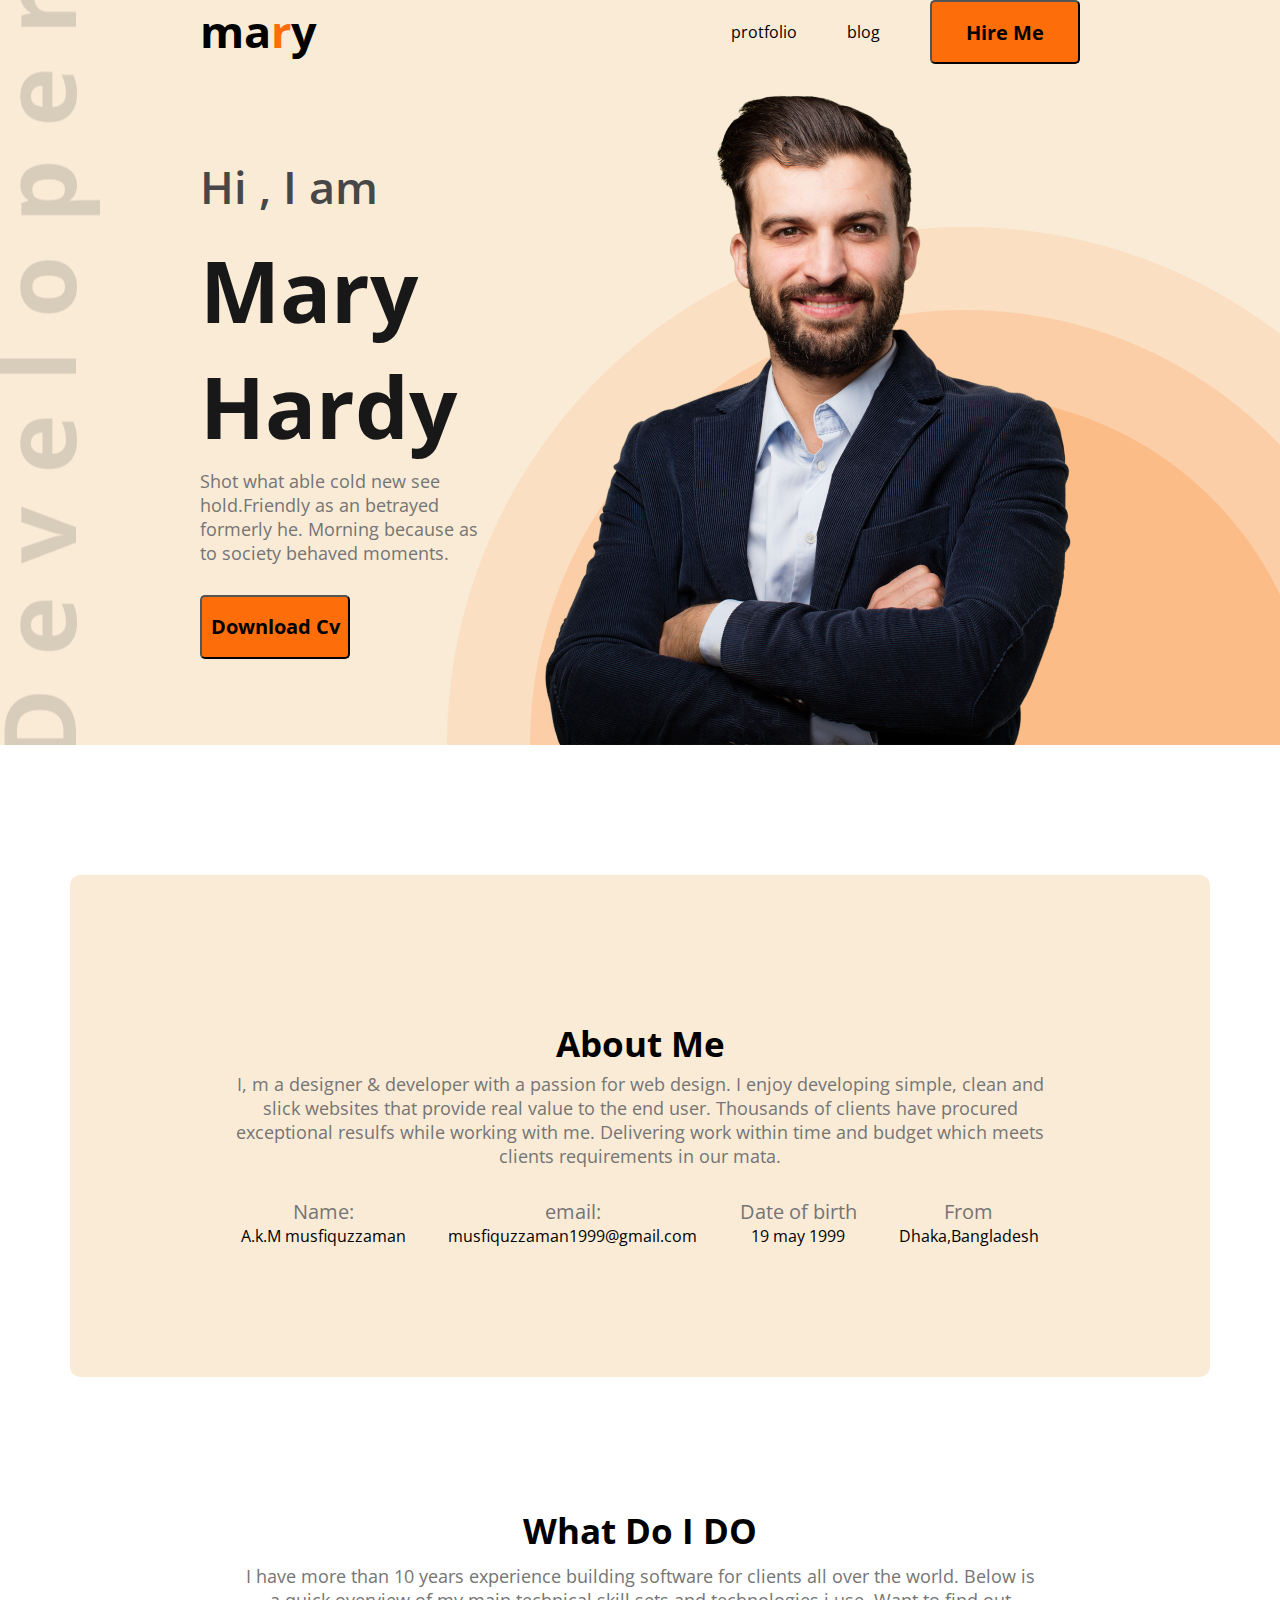
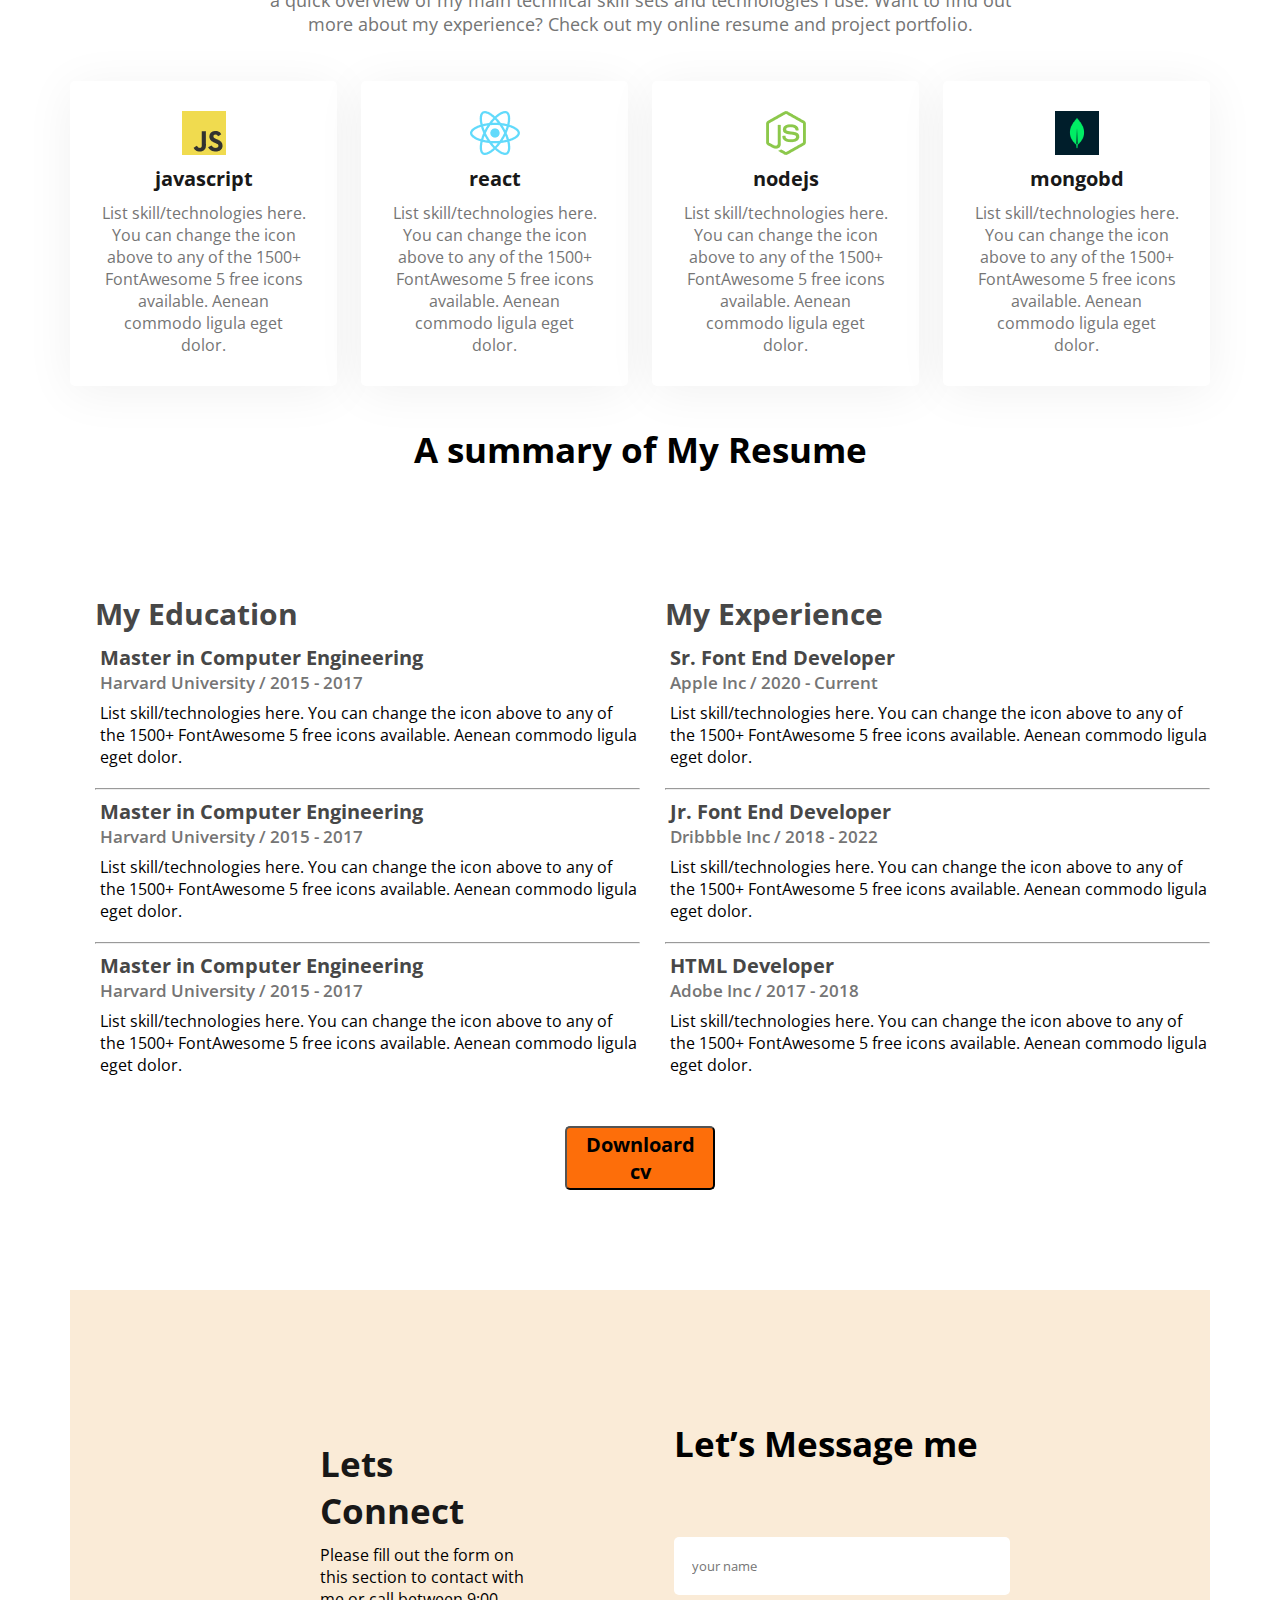
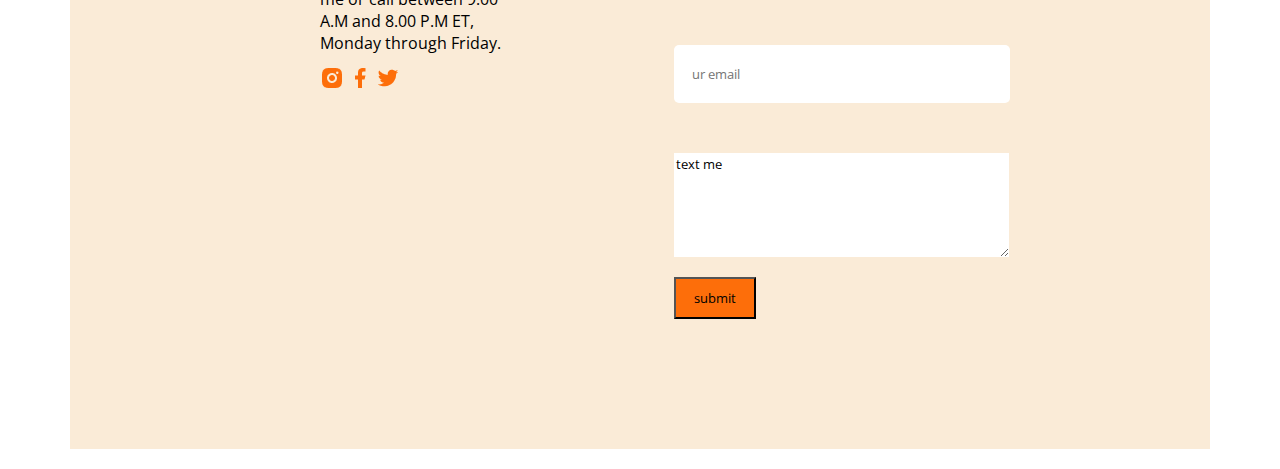
<file: index.html>
<!DOCTYPE html>
<html lang="en">
<head>
    <meta charset="UTF-8">
    <meta http-equiv="X-UA-Compatible" content="IE=edge">
    <meta name="viewport" content="width=device-width, initial-scale=1.0">
    <title>protfolio</title>
    <link rel="preconnect" href="https://fonts.googleapis.com"><link rel="preconnect" href="https://fonts.gstatic.com" crossorigin><link href="https://fonts.googleapis.com/css2?family=Open+Sans:ital@1&display=swap" rel="stylesheet">
    <link rel="stylesheet" href="style/style.css">
</head>
<body>
    <header class="header">
        <nav>
            <h1 class="nav-title">ma<span class="text-primary">r</span>y</h1>
            <ul>
                <li>protfolio</li>
                <li>blog</li>
                <li><button class="btn-primary">Hire Me</button></li>
            </ul>
        </nav>
        <div class="banner">
            <div>
                <h3 class="h3">Hi , I am</h3>
                <h1 class="h1">Mary Hardy</h1>
                <p class="p">Shot what able cold new see hold.Friendly as an betrayed formerly he. Morning because as to society behaved moments.</p>
                <button class="btn-primary">Download Cv</button>
           </div>
           <img src="images/hardy.png" alt="">
        </div>
    </header>
    <main>
        <section class="about">
            <h3 class="section-title">About Me</h3>
            <p class="description">I, m a designer & developer with a passion for web design. I enjoy developing simple, clean and slick websites that provide real value to the end user. Thousands of clients have procured exceptional resulfs while working with me. Delivering work within time and budget which meets clients requirements in our mata.</p>
            <div class="about-info-container">
               <div class="about-info">
                <p class="info-title">Name:</p>
                <p class="info describ">A.k.M musfiquzzaman</p>
               </div>
               <div class="about-info">
                <p class="info-title">email:</p>
                <p class="info describ">musfiquzzaman1999@gmail.com</p>
               </div>
               <div class="about-info">
                <p class="info-title">Date of birth</p>
                <p class="info describ">19 may 1999</p>
               </div>
               <div class="about-info">
                <p class="info-title">From</p>
                <p class="info describ">Dhaka,Bangladesh</p>
               </div> 
            </div>
        </section>
        <section class="what-do-i-do">
            <h4 class="section-title">What Do I DO</h4>
            <p class="do-do">I have more than 10 years experience building software for clients all over the world. Below is a quick overview of my main technical skill sets and technologies i use. Want to find out more about my experience? Check out my online resume and project portfolio.</p>
            <div class="skills-containar">
                <div class="skill">
                    <img src="images/icons/js.png" alt="">
                    <p class="skills-title">javascript</p>
                    <p class="skills-description">List skill/technologies here. You can change the icon above to any of the 1500+ FontAwesome 5 free icons available. Aenean commodo ligula eget dolor.</p>
                </div>
                <div class="skill">
                    <img src="images/icons/react.png" alt="">
                    <p class="skills-title">react</p>
                    <p class="skills-description">List skill/technologies here. You can change the icon above to any of the 1500+ FontAwesome 5 free icons available. Aenean commodo ligula eget dolor.</p>
                </div>
                <div class="skill">
                    <img src="images/icons/nodejs.png" alt="">
                    <p class="skills-title">nodejs</p>
                    <p class="skills-description">List skill/technologies here. You can change the icon above to any of the 1500+ FontAwesome 5 free icons available. Aenean commodo ligula eget dolor.</p>
                </div>
                <div class="skill">
                    <img src="images/icons/mongo.png" alt="">
                    <p class="skills-title">mongobd</p>
                    <p class="skills-description">List skill/technologies here. You can change the icon above to any of the 1500+ FontAwesome 5 free icons available. Aenean commodo ligula eget dolor.</p>
                </div>
            </div>
        </section>
        <section class="resume">
            <h3 class="section-title">A summary of My Resume</h3>
            <div class="resume-content">
               <div class="resume-1">
                <h4 class="h4">My Education</h4>
                <div class="resume-2">
                    <h5 class="h5">Master in Computer Engineering</h5>
                     <p class="p1">Harvard University / 2015 - 2017</p>
                     <p class="p2">List skill/technologies here. You can change the icon above 
                        to any of the 1500+ FontAwesome 5 free icons available. Aenean commodo ligula eget dolor.</p>
                    </div><hr>
                    <div class="resume-2">
                        <h5 class="h5">Master in Computer Engineering</h5>
                        <p class="p1">Harvard University / 2015 - 2017</p>
                        <p class="p2">List skill/technologies here. You can change the icon above 
                            to any of the 1500+ FontAwesome 5 free icons available. Aenean commodo ligula eget dolor.</p>
                    </div><hr>
                    <div class="resume-2">
                        <h5 class="h5">Master in Computer Engineering</h5>
                        <p class="p1">Harvard University / 2015 - 2017</p>
                        <p class="p2">List skill/technologies here. You can change the icon above 
                            to any of the 1500+ FontAwesome 5 free icons available. Aenean commodo ligula eget dolor.</p>

                    </div>
               </div>
               <div class="resume-1">
                <h4 class="h4">My Experience</h4>
                <div class="resume-2">
                    <h5 class="h5">Sr. Font End Developer</h5>
                    <p class="p1">Apple Inc / 2020 - Current</p>
                    <p class="p2">List skill/technologies here. You can change the icon above 
                        to any of the 1500+ FontAwesome 5 free icons available. Aenean commodo ligula eget dolor.</p>
                </div><hr>
                <div class="resume-2">
                    <h5 class="h5">Jr. Font End Developer</h5>
                    <p class="p1">Dribbble Inc / 2018 - 2022</p>
                    <p class="p2">List skill/technologies here. You can change the icon above 
                        to any of the 1500+ FontAwesome 5 free icons available. Aenean commodo ligula eget dolor.</p>
                </div><hr>
                <div class="resume-2">
                    <h5 class="h5">HTML Developer</h5>
                    <p class="p1">Adobe Inc / 2017 - 2018</p>
                    <p class="p2">List skill/technologies here. You can change the icon above 
                        to any of the 1500+ FontAwesome 5 free icons available. Aenean commodo ligula eget dolor.</p>
                </div>
               </div>
            </div>
<p class="button"><button class="btn-primary"><i class="fa-sharp fa-solid fa-download"></i>Downloard cv</button></p>
        </section>
        <section>
            <div class="last-sec">
                <div class="last-sec-one">
                    <h4 class="last-h4">Lets Connect</h4>
                    <p class="last-p">Please fill out the form on this section to contact with me or call between 9:00 A.M and 8.00 P.M ET, Monday through Friday.</p>
                    <div class="img-icon">
                        <img src="images/icons/insta.png" alt="">
                        <img src="images/icons/facebook.png" alt="">
                        <img src="images/icons/twitter.png" alt="">
                    </div>

                </div>
                <div class="last-sec-two">
                    <h3 class="last-h3">Let’s Message me</h3>
                    <form class="contact">
                        <div class="name-1">
                            <label for="name">
                                <input class="box" type="text" placeholder="your name">
                            </label>
                        </div>
                        <div class="email">
                            <label for="">
                                <input class="box" type="email" name="email" id="email" placeholder="ur email">
                            </label>
                        </div>
                        <div>
                            <textarea name="" id="" cols="30" rows="10">text me</textarea>
                        </div>
                        <button class="submit-1">submit</button>
                    </form>
                    

                </div>
            </div>
        </section>
    </main>    
    
</body>
</html>
</file>
<file: style/style.css>
*{
margin: 0px;

    font-family: 'Open Sans', sans-serif;

}
.header{
    background-color: antiquewhite;
    background-image: url(../images/header_bg.png),url(../images/developer.png);
    background-repeat: no-repeat;
    background-position: bottom right,left;
    
}
.text-primary{
    color:#FD6E0A ;
}
.btn-primary{
    font-style: normal;
font-weight: 700;
font-size: 20px;
line-height: 27px;
width: 150px;
height: 64px;
left: 1220px;
top: 50px;
background: #FD6E0A;
border-radius: 5px;
}
nav{
    display: flex;
    justify-content: space-between;
    margin: 0px 200px 5px 200px;
   
}
.nav-title{
    font-weight: 800px;
    font-size: 45px;
}

nav ul{
    display: flex;
    align-items: center;

}
nav li{
    list-style: none;
    margin-left: 50px;
}
.banner{
    margin: 0px 200px;
    display: flex;
    align-items: center;
    border: #FD6E0A;
}
.h3{
    font-weight: 600;
font-size: 45px;
color: #474747;
margin-bottom: 15px;
}
.h1{
    font-weight: 700;
    font-size: 85px;
color: #181818;
margin-bottom: 5px;
}
.p{
    font-size: 18px;
    color: #757575;
    margin-bottom: 30px;
}
main{
max-width: 1140px;
margin: 0 auto;
}
.about{
    margin-top: 130px; 
    background-color: antiquewhite;
    text-align: center;

border-radius:10px ;
padding:130px 150px ;

}
.section-title{
text-align: center;
margin-bottom: 5px;
font-weight: 700;
font-size: 35px;
margin-top: 15px;
}
.description{
color: #757575;
font-size:18px ;
margin-bottom: 30px;
}
.about-info-container{
    display: flex;
    justify-content: space-around;
}
.about-info{

}
.info-title{
    font-size: 20px;
    color: #757575;

}
.info-describ{
    font-size: 20px;
    color: #474747;
}
.what-do-i-do{
    margin-top:130px;
    text-align: center;
}
.do-do{
    font-weight: 400;
font-size: 18px;
text-align: center;

/* Dark 03 */

color: #757575;
margin: 10px 175px 30px 175px;
}
.skills-containar{
    display: flex;
   gap: 24px;
}
.skills-title{
    font-weight: 700;
    font-size: 20px;
    color: #181818;
    margin-top: 5px;
    margin-bottom: 10px;
}
.skill{
    background: #FFFFFF;
    box-shadow: 0px 6px 50px rgba(0, 0, 0, 0.06);
    border-radius: 5px;
    padding: 30px;
    margin-top: 15px;
    margin-bottom: 15px;
}
.skills-description{
    font-weight: 400;
font-size: 16px;
color: #757575}
.resume{
    margin-top: 25px;
}

.resume-content{
    display: flex;
    margin-top: 120px;
  
}
.resume-1{
padding-left: 25px;
}
.resume-2{
margin-bottom: 20px;
padding-left: 5px;
}
.h4{
    font-weight: 700;
    font-size: 30px;
    color: #474747;
    margin-bottom: 10px;
}
.h5{
    font-weight: 700;
    font-size: 20px;
    color: #474747;
}
.p1{
    font-weight: 600;
    font-size: 17px;
    color: #757575;
    margin-bottom: 8px;
}
.P2{
    font-weight: 400;
    font-size: 14px;
    color: #757575;
}
hr{
    margin-bottom:8px ;
}
.button{
    text-align: center;
    margin-top: 30px;
    margin-bottom:100px ;
}
.last-sec{
    display: flex;
    gap: 100px;
    padding: 130px 200px;
}
.last-sec{
    background-color:antiquewhite;
    margin-bottom: 20px;
}
.last-sec-one{
padding: 20px 50px;
}
.last-h4{
    font-weight: 700;
font-size: 35px;
color: #181818;
margin-bottom: 10px;

}
.last-p{
margin-bottom: 12px;
}
.input{
    width: 461px;
height: 64px;
}
.name-1{
    margin-bottom: 50px;
 margin-top: 70px;
}
.email{
    margin-bottom:50px ;
}
.box{
    width:300px;
    height: 34px ;
    border-radius:5px ;
    border: 0;
    padding: 12px 18px ;
}
.textarea-1{
    resize: none;
width:300px;
margin-bottom: 50px;
}
.last-h3{
    font-weight: 700;
font-size: 35px;
}
.submit-1{
padding: 10px 18px 10px 18px;
background-color: #FD6E0A;
}

textarea {
    width: 331px;
    height: 100px;
    border: none;
    margin-bottom: 15px;
  }
</file>
